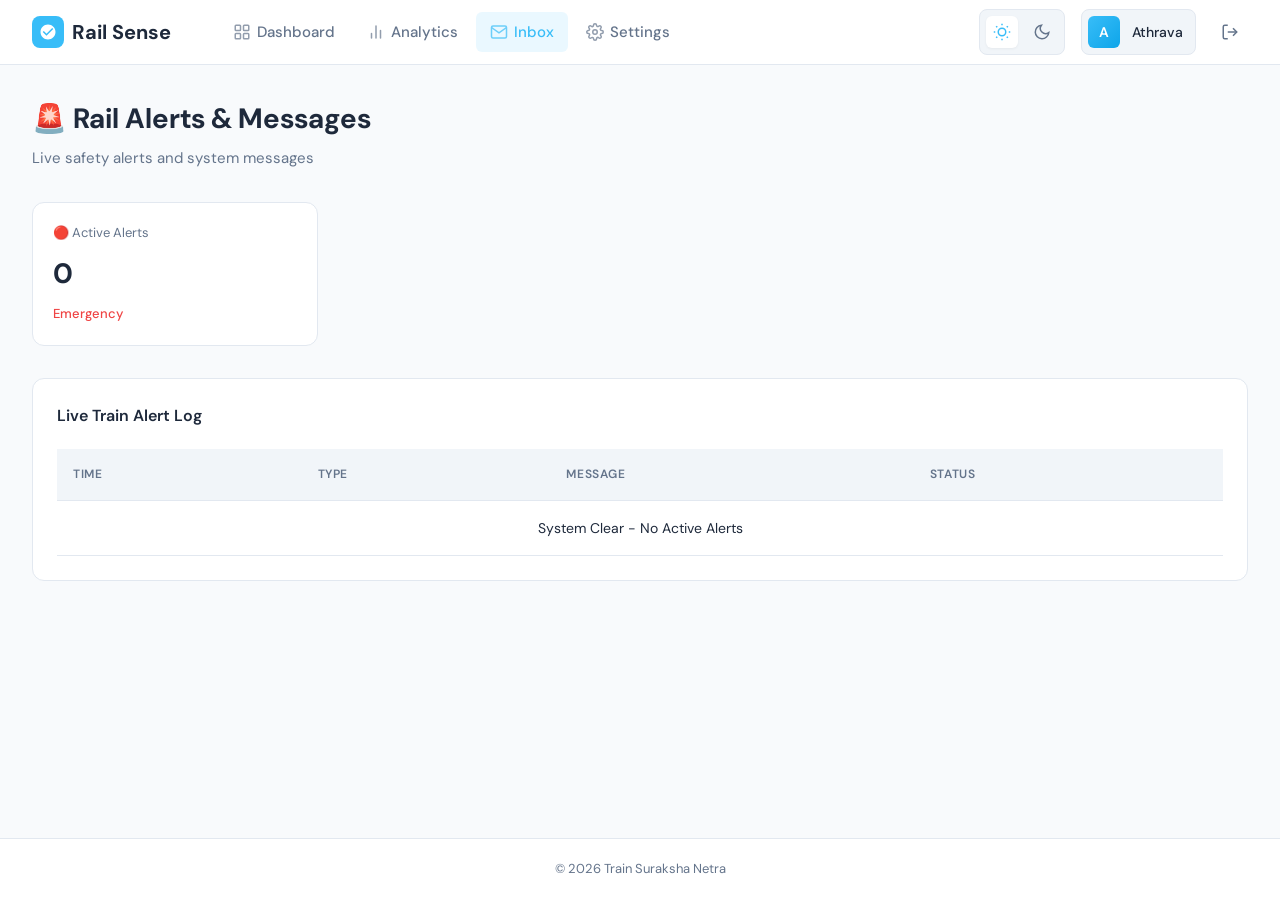
<file: inbox.html>
<!DOCTYPE html>
<html lang="en">
<head>
    <meta charset="UTF-8">
    <meta name="viewport" content="width=device-width, initial-scale=1.0">
    <title>Inbox </title>
    <script>if(localStorage.getItem("daynight-theme")==="carbon"){document.documentElement.classList.add("carbon");}</script>
    <link rel="stylesheet" href="templatemo-daynight-style.css">
    <!--

TemplateMo 608 DayNight Admin

https://templatemo.com/tm-608-daynight-admin

-->
</head>
<body>
    <!-- Mobile Menu Overlay -->
    <div class="mobile-menu-overlay"></div>
    
    <!-- Mobile Menu -->
    <div class="mobile-menu">
        <div class="mobile-menu-header">
            <a href="dashboard.html" class="logo"><div class="logo-icon"><svg viewBox="0 0 24 24" fill="currentColor"><path d="M12 2C6.48 2 2 6.48 2 12s4.48 10 10 10 10-4.48 10-10S17.52 2 12 2zm-2 15l-5-5 1.41-1.41L10 14.17l7.59-7.59L19 8l-9 9z"/></svg></div>DayNight</a>
            <button class="mobile-menu-close" onclick="closeMobileMenu()"><svg viewBox="0 0 24 24" fill="none" stroke="currentColor" stroke-width="2"><line x1="18" y1="6" x2="6" y2="18"/><line x1="6" y1="6" x2="18" y2="18"/></svg></button>
        </div>
        <nav class="mobile-menu-nav">
            <a href="dashboard.html"><svg viewBox="0 0 24 24" fill="none" stroke="currentColor" stroke-width="2"><rect x="3" y="3" width="7" height="7" rx="1"/><rect x="14" y="3" width="7" height="7" rx="1"/><rect x="3" y="14" width="7" height="7" rx="1"/><rect x="14" y="14" width="7" height="7" rx="1"/></svg>Dashboard</a>
            <a href="analytics.html"><svg viewBox="0 0 24 24" fill="none" stroke="currentColor" stroke-width="2"><path d="M18 20V10M12 20V4M6 20v-6" stroke="currentColor" stroke-width="2" stroke-linecap="round" stroke-linejoin="round"/></svg>Analytics</a>
            <a href="inbox.html" class="active"><svg viewBox="0 0 24 24" fill="none" stroke="currentColor" stroke-width="2"><path d="M4 4h16c1.1 0 2 .9 2 2v12c0 1.1-.9 2-2 2H4c-1.1 0-2-.9-2-2V6c0-1.1.9-2 2-2z"/><polyline points="22,6 12,13 2,6"/></svg>Inbox</a>

            <a href="settings.html"><svg viewBox="0 0 24 24" fill="none" stroke="currentColor" stroke-width="2"><circle cx="12" cy="12" r="3"/><path d="M19.4 15a1.65 1.65 0 0 0 .33 1.82l.06.06a2 2 0 0 1 0 2.83 2 2 0 0 1-2.83 0l-.06-.06a1.65 1.65 0 0 0-1.82-.33 1.65 1.65 0 0 0-1 1.51V21a2 2 0 0 1-2 2 2 2 0 0 1-2-2v-.09A1.65 1.65 0 0 0 9 19.4a1.65 1.65 0 0 0-1.82.33l-.06.06a2 2 0 0 1-2.83 0 2 2 0 0 1 0-2.83l.06-.06a1.65 1.65 0 0 0 .33-1.82 1.65 1.65 0 0 0-1.51-1H3a2 2 0 0 1-2-2 2 2 0 0 1 2-2h.09A1.65 1.65 0 0 0 4.6 9a1.65 1.65 0 0 0-.33-1.82l-.06-.06a2 2 0 0 1 0-2.83 2 2 0 0 1 2.83 0l.06.06a1.65 1.65 0 0 0 1.82.33H9a1.65 1.65 0 0 0 1-1.51V3a2 2 0 0 1 2-2 2 2 0 0 1 2 2v.09a1.65 1.65 0 0 0 1 1.51 1.65 1.65 0 0 0 1.82-.33l.06-.06a2 2 0 0 1 2.83 0 2 2 0 0 1 0 2.83l-.06.06a1.65 1.65 0 0 0-.33 1.82V9a1.65 1.65 0 0 0 1.51 1H21a2 2 0 0 1 2 2 2 2 0 0 1-2 2h-.09a1.65 1.65 0 0 0-1.51 1z"/></svg>Settings</a>
        </nav>
        <div class="mobile-menu-footer"><a href="login.html" class="mobile-logout-btn"><svg viewBox="0 0 24 24" fill="none" stroke="currentColor" stroke-width="2"><path d="M9 21H5a2 2 0 0 1-2-2V5a2 2 0 0 1 2-2h4"/><polyline points="16 17 21 12 16 7"/><line x1="21" y1="12" x2="9" y2="12"/></svg>Logout</a>
            <div class="theme-toggle">
                <button class="theme-btn theme-btn-snow active" onclick="setTheme('snow')"><svg viewBox="0 0 24 24" fill="none" stroke="currentColor" stroke-width="2"><circle cx="12" cy="12" r="5"/><line x1="12" y1="1" x2="12" y2="3"/><line x1="12" y1="21" x2="12" y2="23"/><line x1="4.22" y1="4.22" x2="5.64" y2="5.64"/><line x1="18.36" y1="18.36" x2="19.78" y2="19.78"/><line x1="1" y1="12" x2="3" y2="12"/><line x1="21" y1="12" x2="23" y2="12"/><line x1="4.22" y1="19.78" x2="5.64" y2="18.36"/><line x1="18.36" y1="5.64" x2="19.78" y2="4.22"/></svg></button>
                <button class="theme-btn theme-btn-carbon" onclick="setTheme('carbon')"><svg viewBox="0 0 24 24" fill="none" stroke="currentColor" stroke-width="2"><path d="M21 12.79A9 9 0 1 1 11.21 3 7 7 0 0 0 21 12.79z"/></svg></button>
            </div>
        </div>
    </div>

    <div class="app-container">
        <!-- Top Navigation -->
        <nav class="top-nav">
            <div class="nav-container">
                <div class="nav-left">
                    <a href="dashboard.html" class="logo"><div class="logo-icon"><svg viewBox="0 0 24 24" fill="currentColor"><path d="M12 2C6.48 2 2 6.48 2 12s4.48 10 10 10 10-4.48 10-10S17.52 2 12 2zm-2 15l-5-5 1.41-1.41L10 14.17l7.59-7.59L19 8l-9 9z"/></svg></div>Rail Sense</a>
                    <div class="nav-menu">
                        <div class="nav-item"><a href="dashboard.html" class="nav-link"><svg viewBox="0 0 24 24" fill="none" stroke="currentColor" stroke-width="2"><rect x="3" y="3" width="7" height="7" rx="1"/><rect x="14" y="3" width="7" height="7" rx="1"/><rect x="3" y="14" width="7" height="7" rx="1"/><rect x="14" y="14" width="7" height="7" rx="1"/></svg>Dashboard</a></div>
                        <div class="nav-item"><a href="analytics.html" class="nav-link"><svg viewBox="0 0 24 24" fill="none" stroke="currentColor" stroke-width="2"><path d="M18 20V10M12 20V4M6 20v-6" stroke="currentColor" stroke-width="2" stroke-linecap="round" stroke-linejoin="round"/></svg>Analytics</a></div>
                        <div class="nav-item"><a href="inbox.html" class="nav-link active"><svg viewBox="0 0 24 24" fill="none" stroke="currentColor" stroke-width="2"><path d="M4 4h16c1.1 0 2 .9 2 2v12c0 1.1-.9 2-2 2H4c-1.1 0-2-.9-2-2V6c0-1.1.9-2 2-2z"/><polyline points="22,6 12,13 2,6"/></svg>Inbox</a></div>

                        <div class="nav-item"><a href="settings.html" class="nav-link"><svg viewBox="0 0 24 24" fill="none" stroke="currentColor" stroke-width="2"><circle cx="12" cy="12" r="3"/><path d="M19.4 15a1.65 1.65 0 0 0 .33 1.82l.06.06a2 2 0 0 1 0 2.83 2 2 0 0 1-2.83 0l-.06-.06a1.65 1.65 0 0 0-1.82-.33 1.65 1.65 0 0 0-1 1.51V21a2 2 0 0 1-2 2 2 2 0 0 1-2-2v-.09A1.65 1.65 0 0 0 9 19.4a1.65 1.65 0 0 0-1.82.33l-.06.06a2 2 0 0 1-2.83 0 2 2 0 0 1 0-2.83l.06-.06a1.65 1.65 0 0 0 .33-1.82 1.65 1.65 0 0 0-1.51-1H3a2 2 0 0 1-2-2 2 2 0 0 1 2-2h.09A1.65 1.65 0 0 0 4.6 9a1.65 1.65 0 0 0-.33-1.82l-.06-.06a2 2 0 0 1 0-2.83 2 2 0 0 1 2.83 0l.06.06a1.65 1.65 0 0 0 1.82.33H9a1.65 1.65 0 0 0 1-1.51V3a2 2 0 0 1 2-2 2 2 0 0 1 2 2v.09a1.65 1.65 0 0 0 1 1.51 1.65 1.65 0 0 0 1.82-.33l.06-.06a2 2 0 0 1 2.83 0 2 2 0 0 1 0 2.83l-.06.06a1.65 1.65 0 0 0-.33 1.82V9a1.65 1.65 0 0 0 1.51 1H21a2 2 0 0 1 2 2 2 2 0 0 1-2 2h-.09a1.65 1.65 0 0 0-1.51 1z"/></svg>Settings</a></div>
                    </div>
                </div>
                <div class="nav-right">
                    <div class="theme-toggle">
                        <button class="theme-btn theme-btn-snow active" onclick="setTheme('snow')"><svg viewBox="0 0 24 24" fill="none" stroke="currentColor" stroke-width="2"><circle cx="12" cy="12" r="5"/><line x1="12" y1="1" x2="12" y2="3"/><line x1="12" y1="21" x2="12" y2="23"/><line x1="4.22" y1="4.22" x2="5.64" y2="5.64"/><line x1="18.36" y1="18.36" x2="19.78" y2="19.78"/><line x1="1" y1="12" x2="3" y2="12"/><line x1="21" y1="12" x2="23" y2="12"/><line x1="4.22" y1="19.78" x2="5.64" y2="18.36"/><line x1="18.36" y1="5.64" x2="19.78" y2="4.22"/></svg></button>
                        <button class="theme-btn theme-btn-carbon" onclick="setTheme('carbon')"><svg viewBox="0 0 24 24" fill="none" stroke="currentColor" stroke-width="2"><path d="M21 12.79A9 9 0 1 1 11.21 3 7 7 0 0 0 21 12.79z"/></svg></button>
                    </div>
                    <button class="user-menu"><div class="user-avatar">A</div><span class="user-name">Athrava</span></button><a href="login.html" class="btn-logout" title="Logout"><svg viewBox="0 0 24 24" fill="none" stroke="currentColor" stroke-width="2"><path d="M9 21H5a2 2 0 0 1-2-2V5a2 2 0 0 1 2-2h4"/><polyline points="16 17 21 12 16 7"/><line x1="21" y1="12" x2="9" y2="12"/></svg></a>
                    <button class="mobile-menu-btn" onclick="toggleMobileMenu()"><svg viewBox="0 0 24 24" fill="none" stroke="currentColor" stroke-width="2"><line x1="3" y1="12" x2="21" y2="12"/><line x1="3" y1="6" x2="21" y2="6"/><line x1="3" y1="18" x2="21" y2="18"/></svg></button>
                </div>
            </div>
        </nav>

        <!-- Main Content -->
<main class="main-content">

<div class="page-header">
    <h1 class="greeting">🚨 Rail Alerts & Messages</h1>
    <p class="greeting-sub">Live safety alerts and system messages</p>
</div>

<!-- Alert Summary -->
<div class="stats-grid">
    <div class="stat-card">
        <div class="stat-label">🔴 Active Alerts</div>
        <div class="stat-value" id="criticalCount">1</div>
        <div class="stat-change negative">Emergency</div>
    </div>

</div>

<!-- Alert List -->
<div class="card">
    <div class="card-header">
        <h3 class="card-title">Live Train Alert Log</h3>
    </div>

    <div class="table-container">
        <table>
            <thead>
                <tr>
                    <th>Time</th>
                    <th>Type</th>
                    <th>Message</th>
                    <th>Status</th>
                </tr>
            </thead>
            <tbody id="alertLog">
                <tr>
                    <td>12:45</td>
                    <td>🚨 Gas</td>
                    <td>Gas leakage detected in Engine 2</td>
                    <td><span class="badge badge-red">CRITICAL</span></td>
                </tr>
                <tr>
                    <td>12:42</td>
                    <td>⚠ Gyro</td>
                    <td>Track vibration above limit</td>
                    <td><span class="badge badge-yellow">WARNING</span></td>
                </tr>
                <tr>
                    <td>12:40</td>
                    <td>🚦 Signal</td>
                    <td>Signal turned GREEN</td>
                    <td><span class="badge badge-green">OK</span></td>
                </tr>
                <tr>
                    <td>12:38</td>
                    <td>🌡 Temperature</td>
                    <td>Temperature stable at 35°C</td>
                    <td><span class="badge badge-green">NORMAL</span></td>
                </tr>
            </tbody>
        </table>
    </div>
</div>


</main>

<script>
setInterval(()=>{
    const speed = (60 + Math.random()*30).toFixed(1);
    const gas = (160 + Math.random()*40).toFixed(0);
    const gyro = (1 + Math.random()).toFixed(2);

    const signals = ["GREEN","YELLOW","RED"];
    const signal = signals[Math.floor(Math.random()*3)];

    document.getElementById("speed").innerText = speed+" km/h";
    document.getElementById("gas").innerText = gas+" ppm";
    document.getElementById("gyro").innerText = gyro+"°";
    document.getElementById("signal").innerText = signal;
    document.getElementById("time").innerText = new Date().toLocaleTimeString();

    document.getElementById("sys").innerText = (signal==="RED"||gas>200)?"DANGER":"SAFE";
},1000);
</script>


        <footer class="footer"><p>&copy; 2026 Train Suraksha Netra </p></footer>
    </div>
    <script src="templatemo-daynight-script.js"></script>
</body>
</html>

<script>
// Function to read alerts from storage and update the table
function updateAlertTable() {
    const alertLog = document.getElementById("alertLog");
    // Get the shared data
    const alerts = JSON.parse(localStorage.getItem("railAlerts")) || [];

    // Update the "Active Alerts" count at the top
    const criticalCountEl = document.getElementById("criticalCount");
    if(criticalCountEl) criticalCountEl.innerText = alerts.length;

    // Clear the old table rows
    alertLog.innerHTML = "";
    
    // If no alerts, show a message
    if(alerts.length === 0) {
        alertLog.innerHTML = "<tr><td colspan='4' style='text-align:center;'>System Clear - No Active Alerts</td></tr>";
        return;
    }

    // Build the new table rows
    alerts.forEach(alert => {
        const row = `
            <tr>
                <td>${alert.time}</td>
                <td>${alert.type}</td>
                <td>${alert.message}</td>
                <td><span class="badge badge-red">${alert.status}</span></td>
            </tr>`;
        alertLog.insertAdjacentHTML('beforeend', row);
    });
}

// 1. Update the table as soon as the page loads
window.onload = updateAlertTable;

// 2. CRITICAL: Update the table automatically when Dashboard sends a new alert
window.addEventListener('storage', (event) => {
    if (event.key === "railAlerts") {
        updateAlertTable();
    }
});
</script>
</file>
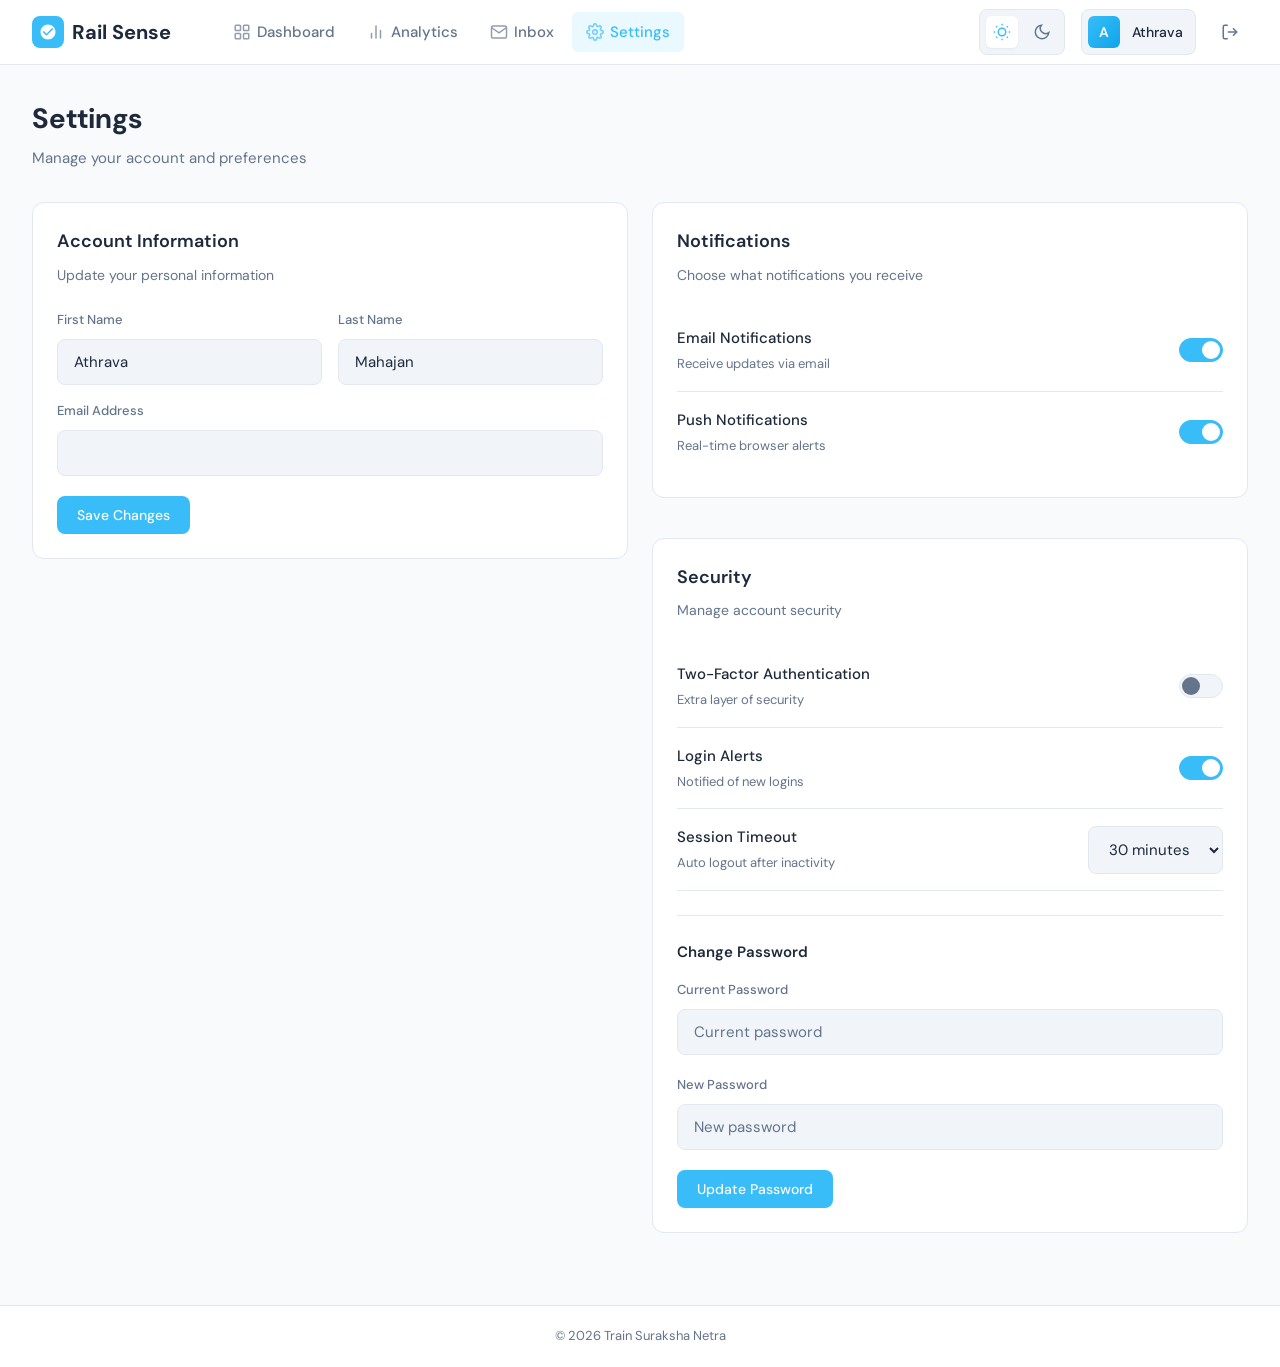
<file: settings.html>
<!DOCTYPE html>
<html lang="en">
<head>
    <meta charset="UTF-8">
    <meta name="viewport" content="width=device-width, initial-scale=1.0">
    <title>Settings - DayNight Admin</title>
    <script>if(localStorage.getItem("daynight-theme")==="carbon"){document.documentElement.classList.add("carbon");}</script>
    <link rel="stylesheet" href="templatemo-daynight-style.css">
    <!--

TemplateMo 608 DayNight Admin

https://templatemo.com/tm-608-daynight-admin

-->
</head>
<body>
    <!-- Mobile Menu Overlay -->
    <div class="mobile-menu-overlay"></div>
    
    <!-- Mobile Menu -->
    <div class="mobile-menu">
        <div class="mobile-menu-header">
            <a href="dashboard.html" class="logo">
                <div class="logo-icon"><svg viewBox="0 0 24 24" fill="currentColor"><path d="M12 2C6.48 2 2 6.48 2 12s4.48 10 10 10 10-4.48 10-10S17.52 2 12 2zm-2 15l-5-5 1.41-1.41L10 14.17l7.59-7.59L19 8l-9 9z"/></svg></div>
                Rail Sense
            </a>
            <button class="mobile-menu-close" onclick="closeMobileMenu()"><svg viewBox="0 0 24 24" fill="none" stroke="currentColor" stroke-width="2"><line x1="18" y1="6" x2="6" y2="18"/><line x1="6" y1="6" x2="18" y2="18"/></svg></button>
        </div>
        <nav class="mobile-menu-nav">
            <a href="dashboard.html"><svg viewBox="0 0 24 24" fill="none" stroke="currentColor" stroke-width="2"><rect x="3" y="3" width="7" height="7" rx="1"/><rect x="14" y="3" width="7" height="7" rx="1"/><rect x="3" y="14" width="7" height="7" rx="1"/><rect x="14" y="14" width="7" height="7" rx="1"/></svg>Dashboard</a>
            <a href="analytics.html"><svg viewBox="0 0 24 24" fill="none" stroke="currentColor" stroke-width="2"><path d="M18 20V10M12 20V4M6 20v-6" stroke="currentColor" stroke-width="2" stroke-linecap="round" stroke-linejoin="round"/></svg>Analytics</a>
            <a href="inbox.html"><svg viewBox="0 0 24 24" fill="none" stroke="currentColor" stroke-width="2"><path d="M4 4h16c1.1 0 2 .9 2 2v12c0 1.1-.9 2-2 2H4c-1.1 0-2-.9-2-2V6c0-1.1.9-2 2-2z"/><polyline points="22,6 12,13 2,6"/></svg>Inbox</a>

            <a href="settings.html" class="active"><svg viewBox="0 0 24 24" fill="none" stroke="currentColor" stroke-width="2"><circle cx="12" cy="12" r="3"/><path d="M19.4 15a1.65 1.65 0 0 0 .33 1.82l.06.06a2 2 0 0 1 0 2.83 2 2 0 0 1-2.83 0l-.06-.06a1.65 1.65 0 0 0-1.82-.33 1.65 1.65 0 0 0-1 1.51V21a2 2 0 0 1-2 2 2 2 0 0 1-2-2v-.09A1.65 1.65 0 0 0 9 19.4a1.65 1.65 0 0 0-1.82.33l-.06.06a2 2 0 0 1-2.83 0 2 2 0 0 1 0-2.83l.06-.06a1.65 1.65 0 0 0 .33-1.82 1.65 1.65 0 0 0-1.51-1H3a2 2 0 0 1-2-2 2 2 0 0 1 2-2h.09A1.65 1.65 0 0 0 4.6 9a1.65 1.65 0 0 0-.33-1.82l-.06-.06a2 2 0 0 1 0-2.83 2 2 0 0 1 2.83 0l.06.06a1.65 1.65 0 0 0 1.82.33H9a1.65 1.65 0 0 0 1-1.51V3a2 2 0 0 1 2-2 2 2 0 0 1 2 2v.09a1.65 1.65 0 0 0 1 1.51 1.65 1.65 0 0 0 1.82-.33l.06-.06a2 2 0 0 1 2.83 0 2 2 0 0 1 0 2.83l-.06.06a1.65 1.65 0 0 0-.33 1.82V9a1.65 1.65 0 0 0 1.51 1H21a2 2 0 0 1 2 2 2 2 0 0 1-2 2h-.09a1.65 1.65 0 0 0-1.51 1z"/></svg>Settings</a>
        </nav>
        <div class="mobile-menu-footer"><a href="login.html" class="mobile-logout-btn"><svg viewBox="0 0 24 24" fill="none" stroke="currentColor" stroke-width="2"><path d="M9 21H5a2 2 0 0 1-2-2V5a2 2 0 0 1 2-2h4"/><polyline points="16 17 21 12 16 7"/><line x1="21" y1="12" x2="9" y2="12"/></svg>Logout</a>
            <div class="theme-toggle">
                <button class="theme-btn theme-btn-snow active" onclick="setTheme('snow')"><svg viewBox="0 0 24 24" fill="none" stroke="currentColor" stroke-width="2"><circle cx="12" cy="12" r="5"/><line x1="12" y1="1" x2="12" y2="3"/><line x1="12" y1="21" x2="12" y2="23"/><line x1="4.22" y1="4.22" x2="5.64" y2="5.64"/><line x1="18.36" y1="18.36" x2="19.78" y2="19.78"/><line x1="1" y1="12" x2="3" y2="12"/><line x1="21" y1="12" x2="23" y2="12"/><line x1="4.22" y1="19.78" x2="5.64" y2="18.36"/><line x1="18.36" y1="5.64" x2="19.78" y2="4.22"/></svg></button>
                <button class="theme-btn theme-btn-carbon" onclick="setTheme('carbon')"><svg viewBox="0 0 24 24" fill="none" stroke="currentColor" stroke-width="2"><path d="M21 12.79A9 9 0 1 1 11.21 3 7 7 0 0 0 21 12.79z"/></svg></button>
            </div>
        </div>
    </div>

    <div class="app-container">
        <!-- Top Navigation -->
        <nav class="top-nav">
            <div class="nav-container">
                <div class="nav-left">
                    <a href="dashboard.html" class="logo"><div class="logo-icon"><svg viewBox="0 0 24 24" fill="currentColor"><path d="M12 2C6.48 2 2 6.48 2 12s4.48 10 10 10 10-4.48 10-10S17.52 2 12 2zm-2 15l-5-5 1.41-1.41L10 14.17l7.59-7.59L19 8l-9 9z"/></svg></div>Rail Sense</a>
                    <div class="nav-menu">
                        <div class="nav-item"><a href="dashboard.html" class="nav-link"><svg viewBox="0 0 24 24" fill="none" stroke="currentColor" stroke-width="2"><rect x="3" y="3" width="7" height="7" rx="1"/><rect x="14" y="3" width="7" height="7" rx="1"/><rect x="3" y="14" width="7" height="7" rx="1"/><rect x="14" y="14" width="7" height="7" rx="1"/></svg>Dashboard</a></div>
                        <div class="nav-item"><a href="analytics.html" class="nav-link"><svg viewBox="0 0 24 24" fill="none" stroke="currentColor" stroke-width="2"><path d="M18 20V10M12 20V4M6 20v-6" stroke="currentColor" stroke-width="2" stroke-linecap="round" stroke-linejoin="round"/></svg>Analytics</a></div>
                        <div class="nav-item"><a href="inbox.html" class="nav-link"><svg viewBox="0 0 24 24" fill="none" stroke="currentColor" stroke-width="2"><path d="M4 4h16c1.1 0 2 .9 2 2v12c0 1.1-.9 2-2 2H4c-1.1 0-2-.9-2-2V6c0-1.1.9-2 2-2z"/><polyline points="22,6 12,13 2,6"/></svg>Inbox</a></div>

                        <div class="nav-item"><a href="settings.html" class="nav-link active"><svg viewBox="0 0 24 24" fill="none" stroke="currentColor" stroke-width="2"><circle cx="12" cy="12" r="3"/><path d="M19.4 15a1.65 1.65 0 0 0 .33 1.82l.06.06a2 2 0 0 1 0 2.83 2 2 0 0 1-2.83 0l-.06-.06a1.65 1.65 0 0 0-1.82-.33 1.65 1.65 0 0 0-1 1.51V21a2 2 0 0 1-2 2 2 2 0 0 1-2-2v-.09A1.65 1.65 0 0 0 9 19.4a1.65 1.65 0 0 0-1.82.33l-.06.06a2 2 0 0 1-2.83 0 2 2 0 0 1 0-2.83l.06-.06a1.65 1.65 0 0 0 .33-1.82 1.65 1.65 0 0 0-1.51-1H3a2 2 0 0 1-2-2 2 2 0 0 1 2-2h.09A1.65 1.65 0 0 0 4.6 9a1.65 1.65 0 0 0-.33-1.82l-.06-.06a2 2 0 0 1 0-2.83 2 2 0 0 1 2.83 0l.06.06a1.65 1.65 0 0 0 1.82.33H9a1.65 1.65 0 0 0 1-1.51V3a2 2 0 0 1 2-2 2 2 0 0 1 2 2v.09a1.65 1.65 0 0 0 1 1.51 1.65 1.65 0 0 0 1.82-.33l.06-.06a2 2 0 0 1 2.83 0 2 2 0 0 1 0 2.83l-.06.06a1.65 1.65 0 0 0-.33 1.82V9a1.65 1.65 0 0 0 1.51 1H21a2 2 0 0 1 2 2 2 2 0 0 1-2 2h-.09a1.65 1.65 0 0 0-1.51 1z"/></svg>Settings</a></div>
                    </div>
                </div>
                <div class="nav-right">
                    <div class="theme-toggle">
                        <button class="theme-btn theme-btn-snow active" onclick="setTheme('snow')"><svg viewBox="0 0 24 24" fill="none" stroke="currentColor" stroke-width="2"><circle cx="12" cy="12" r="5"/><line x1="12" y1="1" x2="12" y2="3"/><line x1="12" y1="21" x2="12" y2="23"/><line x1="4.22" y1="4.22" x2="5.64" y2="5.64"/><line x1="18.36" y1="18.36" x2="19.78" y2="19.78"/><line x1="1" y1="12" x2="3" y2="12"/><line x1="21" y1="12" x2="23" y2="12"/><line x1="4.22" y1="19.78" x2="5.64" y2="18.36"/><line x1="18.36" y1="5.64" x2="19.78" y2="4.22"/></svg></button>
                        <button class="theme-btn theme-btn-carbon" onclick="setTheme('carbon')"><svg viewBox="0 0 24 24" fill="none" stroke="currentColor" stroke-width="2"><path d="M21 12.79A9 9 0 1 1 11.21 3 7 7 0 0 0 21 12.79z"/></svg></button>
                    </div>
                    <button class="user-menu"><div class="user-avatar">A</div><span class="user-name">Athrava</span></button><a href="login.html" class="btn-logout" title="Logout"><svg viewBox="0 0 24 24" fill="none" stroke="currentColor" stroke-width="2"><path d="M9 21H5a2 2 0 0 1-2-2V5a2 2 0 0 1 2-2h4"/><polyline points="16 17 21 12 16 7"/><line x1="21" y1="12" x2="9" y2="12"/></svg></a>
                    <button class="mobile-menu-btn" onclick="toggleMobileMenu()"><svg viewBox="0 0 24 24" fill="none" stroke="currentColor" stroke-width="2"><line x1="3" y1="12" x2="21" y2="12"/><line x1="3" y1="6" x2="21" y2="6"/><line x1="3" y1="18" x2="21" y2="18"/></svg></button>
                </div>
            </div>
        </nav>

        <!-- Main Content -->
        <main class="main-content">
            <div class="page-header">
                <h1 class="greeting">Settings</h1>
                <p class="greeting-sub">Manage your account and preferences</p>
            </div>

            <!-- Two Column Settings Layout -->
            <div class="settings-grid">
                <!-- Left Column: Account & Appearance -->
                <div>
                    <section class="settings-section">
                        <div class="card">
                            <h2 class="settings-title">Account Information</h2>
                            <p class="settings-desc">Update your personal information</p>
                            <div style="display: grid; grid-template-columns: 1fr 1fr; gap: 1rem; margin-bottom: 1rem;">
                                <div class="form-group" style="margin-bottom: 0;"><label class="form-label">First Name</label><input type="text" class="form-input" value="Athrava"></div>
                                <div class="form-group" style="margin-bottom: 0;"><label class="form-label">Last Name</label><input type="text" class="form-input" value="Mahajan"></div>
                            </div>
                            <div class="form-group"><label class="form-label">Email Address</label><input type="email" class="form-input" value=" "></div>
                            <div style="margin-top: 1.25rem;"><button class="btn btn-primary">Save Changes</button></div>
                        </div>
                    </section>

                   
                </div>

                <!-- Right Column: Notifications & Security -->
                <div>
                    <section class="settings-section">
                        <div class="card">
                            <h2 class="settings-title">Notifications</h2>
                            <p class="settings-desc">Choose what notifications you receive</p>
                            <div class="settings-row"><div class="settings-row-info"><div class="settings-row-label">Email Notifications</div><div class="settings-row-desc">Receive updates via email</div></div><label class="toggle"><input type="checkbox" id="email-notif" checked><span class="toggle-slider"></span></label></div>
                            <div class="settings-row"><div class="settings-row-info"><div class="settings-row-label">Push Notifications</div><div class="settings-row-desc">Real-time browser alerts</div></div><label class="toggle"><input type="checkbox" id="push-notif" checked><span class="toggle-slider"></span></label></div>
                        </div>
                    </section>

                    <section class="settings-section">
                        <div class="card">
                            <h2 class="settings-title">Security</h2>
                            <p class="settings-desc">Manage account security</p>
                            <div class="settings-row"><div class="settings-row-info"><div class="settings-row-label">Two-Factor Authentication</div><div class="settings-row-desc">Extra layer of security</div></div><label class="toggle"><input type="checkbox" id="two-factor"><span class="toggle-slider"></span></label></div>
                            <div class="settings-row"><div class="settings-row-info"><div class="settings-row-label">Login Alerts</div><div class="settings-row-desc">Notified of new logins</div></div><label class="toggle"><input type="checkbox" id="login-alerts" checked><span class="toggle-slider"></span></label></div>
                            <div class="settings-row"><div class="settings-row-info"><div class="settings-row-label">Session Timeout</div><div class="settings-row-desc">Auto logout after inactivity</div></div><select class="form-input" style="width: auto; min-width: 130px;"><option>15 minutes</option><option selected>30 minutes</option><option>1 hour</option><option>Never</option></select></div>
                            <div style="margin-top: 1.5rem; padding-top: 1.5rem; border-top: 1px solid var(--border-color);">
                                <h3 style="font-size: 0.9375rem; font-weight: 600; color: var(--text-primary); margin-bottom: 1rem;">Change Password</h3>
                                <div class="form-group"><label class="form-label">Current Password</label><input type="password" class="form-input" placeholder="Current password"></div>
                                <div class="form-group"><label class="form-label">New Password</label><input type="password" class="form-input" placeholder="New password"></div>
                                <button class="btn btn-primary">Update Password</button>
                            </div>
                            
                        </div>
                    </section>
                </div>
            </div>
        </main>

        <footer class="footer"><p>&copy; 2026 Train Suraksha Netra </p></footer>
    </div>
    <script src="templatemo-daynight-script.js"></script>
</body>
</html>
</file>
<file: templatemo-daynight-style.css>
@import url('https://fonts.googleapis.com/css2?family=DM+Sans:wght@400;500;600;700&display=swap');

* {
    margin: 0;
    padding: 0;
    box-sizing: border-box;
}

/* ===== CSS Variables - Snow Edition (Default) ===== */
:root {
    --bg-primary: #FFFFFF;
    --bg-secondary: #F8FAFC;
    --bg-surface: #F1F5F9;
    --border-color: #E2E8F0;
    --text-primary: #1E293B;
    --text-secondary: #64748B;
    --accent: #38BDF8;
    --accent-hover: #0EA5E9;
    --accent-light: rgba(56, 189, 248, 0.1);
    --success: #22C55E;
    --warning: #F59E0B;
    --danger: #EF4444;
    --shadow: 0 1px 3px rgba(0, 0, 0, 0.05);
    --shadow-md: 0 4px 12px rgba(0, 0, 0, 0.05);
    --transition: all 0.2s ease;
}

/* ===== Carbon Edition (Dark Mode) ===== */
/* Applied to html for instant load, and body for JS toggle */
html.carbon,
body.carbon {
    --bg-primary: #0F0F0F;
    --bg-secondary: #171717;
    --bg-surface: #1F1F1F;
    --border-color: #2E2E2E;
    --text-primary: #F5F5F5;
    --text-secondary: #A3A3A3;
    --accent: #38BDF8;
    --accent-hover: #7DD3FC;
    --accent-light: rgba(56, 189, 248, 0.15);
    --shadow: 0 1px 3px rgba(0, 0, 0, 0.3);
    --shadow-md: 0 4px 12px rgba(0, 0, 0, 0.4);
}

/* Ensure html inherits theme background for instant paint */
html {
    background: var(--bg-secondary);
}

/* ===== Base Styles ===== */
html {
    scroll-behavior: smooth;
}

body {
    font-family: 'DM Sans', -apple-system, BlinkMacSystemFont, sans-serif;
    background: var(--bg-secondary);
    color: var(--text-primary);
    min-height: 100vh;
    line-height: 1.6;
    transition: var(--transition);
}

a {
    text-decoration: none;
    color: inherit;
}

button {
    font-family: inherit;
    cursor: pointer;
    border: none;
    background: none;
}

input, select, textarea {
    font-family: inherit;
    font-size: 0.9375rem;
}

/* ===== Layout ===== */
.app-container {
    min-height: 100vh;
    display: flex;
    flex-direction: column;
}

.main-content {
    flex: 1;
    padding: 2rem;
    max-width: 1400px;
    margin: 0 auto;
    width: 100%;
}

/* ===== Top Navigation ===== */
.top-nav {
    background: var(--bg-primary);
    border-bottom: 1px solid var(--border-color);
    position: sticky;
    top: 0;
    z-index: 100;
    transition: var(--transition);
}

.nav-container {
    max-width: 1400px;
    margin: 0 auto;
    padding: 0 2rem;
    display: flex;
    align-items: center;
    justify-content: space-between;
    height: 64px;
}

.nav-left {
    display: flex;
    align-items: center;
    gap: 3rem;
}

.logo {
    font-size: 1.25rem;
    font-weight: 700;
    color: var(--text-primary);
    display: flex;
    align-items: center;
    gap: 0.5rem;
}

.logo-icon {
    width: 32px;
    height: 32px;
    background: var(--accent);
    border-radius: 8px;
    display: flex;
    align-items: center;
    justify-content: center;
}

.logo-icon svg {
    width: 18px;
    height: 18px;
    fill: white;
}

/* ===== Navigation Menu ===== */
.nav-menu {
    display: flex;
    align-items: center;
    gap: 0.25rem;
}

.nav-item {
    position: relative;
}

.nav-link {
    display: flex;
    align-items: center;
    gap: 0.375rem;
    padding: 0.5rem 0.875rem;
    color: var(--text-secondary);
    font-size: 0.9375rem;
    font-weight: 500;
    border-radius: 6px;
    transition: var(--transition);
}

.nav-link:hover {
    color: var(--text-primary);
    background: var(--bg-surface);
}

.nav-link.active {
    color: var(--accent);
    background: var(--accent-light);
}

.nav-link svg {
    width: 18px;
    height: 18px;
    opacity: 0.7;
}

.dropdown-arrow {
    width: 12px !important;
    height: 12px !important;
    transition: transform 0.2s ease;
}

/* ===== Dropdown Menu ===== */
.dropdown-menu {
    position: absolute;
    top: 100%;
    left: 0;
    margin-top: 0.5rem;
    background: var(--bg-primary);
    border: 1px solid var(--border-color);
    border-radius: 8px;
    box-shadow: var(--shadow-md);
    min-width: 200px;
    opacity: 0;
    visibility: hidden;
    transform: translateY(-8px);
    transition: all 0.2s ease;
    z-index: 200;
}

.nav-item:hover .dropdown-menu {
    opacity: 1;
    visibility: visible;
    transform: translateY(0);
}

.nav-item:hover .dropdown-arrow {
    transform: rotate(180deg);
}

.dropdown-menu a {
    display: block;
    padding: 0.625rem 1rem;
    color: var(--text-secondary);
    font-size: 0.875rem;
    transition: var(--transition);
}

.dropdown-menu a:hover {
    color: var(--text-primary);
    background: var(--bg-surface);
}

.dropdown-menu a:first-child {
    border-radius: 8px 8px 0 0;
}

.dropdown-menu a:last-child {
    border-radius: 0 0 8px 8px;
}

/* ===== Nav Right ===== */
.nav-right {
    display: flex;
    align-items: center;
    gap: 1rem;
}

/* ===== Theme Toggle ===== */
.theme-toggle {
    display: flex;
    align-items: center;
    gap: 0.5rem;
    padding: 0.375rem;
    background: var(--bg-surface);
    border-radius: 8px;
    border: 1px solid var(--border-color);
}

.theme-btn {
    display: flex;
    align-items: center;
    justify-content: center;
    width: 32px;
    height: 32px;
    border-radius: 6px;
    color: var(--text-secondary);
    transition: var(--transition);
}

.theme-btn:hover {
    color: var(--text-primary);
}

.theme-btn.active {
    background: var(--bg-primary);
    color: var(--accent);
    box-shadow: var(--shadow);
}

.theme-btn svg {
    width: 18px;
    height: 18px;
}

/* ===== User Menu ===== */
.user-menu {
    display: flex;
    align-items: center;
    gap: 0.75rem;
    padding: 0.375rem 0.75rem 0.375rem 0.375rem;
    background: var(--bg-surface);
    border-radius: 8px;
    border: 1px solid var(--border-color);
    cursor: pointer;
    transition: var(--transition);
}

.user-menu:hover {
    border-color: var(--accent);
}

.user-avatar {
    width: 32px;
    height: 32px;
    border-radius: 6px;
    background: linear-gradient(135deg, var(--accent), var(--accent-hover));
    display: flex;
    align-items: center;
    justify-content: center;
    color: white;
    font-weight: 600;
    font-size: 0.875rem;
}

.user-name {
    font-size: 0.875rem;
    font-weight: 500;
    color: var(--text-primary);
}

/* Logout Button */
.btn-logout {
    display: flex;
    align-items: center;
    justify-content: center;
    width: 36px;
    height: 36px;
    border-radius: 8px;
    color: var(--text-secondary);
    transition: var(--transition);
}

.btn-logout:hover {
    background: rgba(239, 68, 68, 0.1);
    color: var(--danger);
}

.btn-logout svg {
    width: 18px;
    height: 18px;
}

/* ===== Page Header ===== */
.page-header {
    margin-bottom: 2rem;
}

.greeting {
    font-size: 1.75rem;
    font-weight: 700;
    color: var(--text-primary);
    margin-bottom: 0.25rem;
}

.greeting-sub {
    color: var(--text-secondary);
    font-size: 0.9375rem;
}

/* ===== Cards ===== */
.card {
    background: var(--bg-primary);
    border: 1px solid var(--border-color);
    border-radius: 12px;
    padding: 1.5rem;
    transition: var(--transition);
    overflow: hidden;
}

.card:hover {
    box-shadow: var(--shadow-md);
}

.card-header {
    display: flex;
    align-items: center;
    justify-content: space-between;
    margin-bottom: 1.25rem;
}

.card-title {
    font-size: 1rem;
    font-weight: 600;
    color: var(--text-primary);
}

.card-subtitle {
    font-size: 0.8125rem;
    color: var(--text-secondary);
    margin-top: 0.125rem;
}

/* ===== Stats Grid ===== */
.stats-grid {
    display: grid;
    grid-template-columns: repeat(4, 1fr);
    gap: 1.5rem;
    margin-bottom: 2rem;
}

.stat-card {
    background: var(--bg-primary);
    border: 1px solid var(--border-color);
    border-radius: 12px;
    padding: 1.25rem;
    transition: var(--transition);
}

.stat-card:hover {
    border-color: var(--accent);
}

.stat-label {
    font-size: 0.8125rem;
    color: var(--text-secondary);
    margin-bottom: 0.5rem;
}

.stat-value {
    font-size: 1.75rem;
    font-weight: 700;
    color: var(--text-primary);
    margin-bottom: 0.5rem;
}

.stat-change {
    display: flex;
    align-items: center;
    gap: 0.25rem;
    font-size: 0.8125rem;
    font-weight: 500;
}

.stat-change.positive {
    color: var(--success);
}

.stat-change.negative {
    color: var(--danger);
}

.stat-change svg {
    width: 14px;
    height: 14px;
}

/* ===== Date Range Picker ===== */
.date-picker {
    display: flex;
    align-items: center;
    gap: 0.25rem;
    background: var(--bg-surface);
    border: 1px solid var(--border-color);
    border-radius: 8px;
    padding: 0.25rem;
}

.date-btn {
    padding: 0.5rem 0.875rem;
    font-size: 0.8125rem;
    font-weight: 500;
    color: var(--text-secondary);
    border-radius: 6px;
    transition: var(--transition);
}

.date-btn:hover {
    color: var(--text-primary);
}

.date-btn.active {
    background: var(--bg-primary);
    color: var(--accent);
    box-shadow: var(--shadow);
}

/* ===== Pure CSS Charts ===== */
.chart-container {
    padding: 1rem 0;
}

/* Chart Scroll Container - Per Card Section */
.chart-scroll {
    overflow-x: auto;
    -webkit-overflow-scrolling: touch;
    padding-bottom: 0.5rem;
}

.chart-scroll::-webkit-scrollbar {
    height: 8px;
}

.chart-scroll::-webkit-scrollbar-track {
    background: var(--bg-surface);
    border-radius: 4px;
}

.chart-scroll::-webkit-scrollbar-thumb {
    background: var(--border-color);
    border-radius: 4px;
}

.chart-scroll::-webkit-scrollbar-thumb:hover {
    background: var(--text-secondary);
}

.chart-scroll-inner {
    min-width: 600px;
}

/* Card content scroll wrapper */
.card-scroll {
    overflow-x: auto;
    -webkit-overflow-scrolling: touch;
    padding-bottom: 0.5rem;
}

.card-scroll::-webkit-scrollbar {
    height: 8px;
}

.card-scroll::-webkit-scrollbar-track {
    background: var(--bg-surface);
    border-radius: 4px;
}

.card-scroll::-webkit-scrollbar-thumb {
    background: var(--border-color);
    border-radius: 4px;
}

.card-scroll-inner {
    min-width: 500px;
}

/* Bar Chart */
.bar-chart {
    display: flex;
    align-items: flex-end;
    justify-content: space-between;
    height: 200px;
    padding: 1rem 0 1rem 3rem;
    border-bottom: 1px solid var(--border-color);
    position: relative;
}

/* Y-Axis */
.y-axis {
    position: absolute;
    left: 0;
    top: 1rem;
    bottom: 1rem;
    display: flex;
    flex-direction: column;
    justify-content: space-between;
    width: 2.5rem;
}

.y-axis-label {
    font-size: 0.6875rem;
    color: var(--text-secondary);
    text-align: right;
    padding-right: 0.5rem;
}

.y-axis-lines {
    position: absolute;
    left: 3rem;
    right: 0;
    top: 1rem;
    bottom: 1rem;
    display: flex;
    flex-direction: column;
    justify-content: space-between;
    pointer-events: none;
}

.y-axis-line {
    border-top: 1px dashed var(--border-color);
    width: 100%;
}

.bar-group {
    display: flex;
    flex-direction: column;
    align-items: center;
    gap: 0.5rem;
    flex: 1;
}

.bar-wrapper {
    display: flex;
    align-items: flex-end;
    gap: 4px;
    height: 160px;
}

.bar {
    width: 24px;
    border-radius: 4px 4px 0 0;
    transition: all 0.3s ease;
}

.bar.current {
    background: var(--accent);
}

.bar.previous {
    background: var(--border-color);
}

.bar:hover {
    opacity: 0.8;
    transform: scaleY(1.02);
    transform-origin: bottom;
}

.bar-label {
    font-size: 0.75rem;
    color: var(--text-secondary);
}

/* Line Chart */
.line-chart {
    position: relative;
    height: 200px;
    margin: 1rem 0;
}

.line-chart-svg {
    width: 100%;
    height: 100%;
}

.line-chart-path {
    fill: none;
    stroke: var(--accent);
    stroke-width: 2;
    stroke-linecap: round;
    stroke-linejoin: round;
}

.line-chart-area {
    fill: url(#gradient);
    opacity: 0.3;
}

.line-chart-dot {
    fill: var(--accent);
    stroke: var(--bg-primary);
    stroke-width: 2;
}

/* Progress Bar */
.progress-bar {
    height: 8px;
    background: var(--bg-surface);
    border-radius: 4px;
    overflow: hidden;
}

.progress-fill {
    height: 100%;
    border-radius: 4px;
    transition: width 0.5s ease;
}

.progress-fill.accent {
    background: var(--accent);
}

.progress-fill.success {
    background: var(--success);
}

.progress-fill.warning {
    background: var(--warning);
}

.progress-fill.danger {
    background: var(--danger);
}

/* Donut Chart */
.donut-chart {
    width: 120px;
    height: 120px;
    position: relative;
}

.donut-chart svg {
    width: 100%;
    height: 100%;
    transform: rotate(-90deg);
}

.donut-ring {
    fill: none;
    stroke: var(--bg-surface);
    stroke-width: 12;
}

.donut-segment {
    fill: none;
    stroke-width: 12;
    stroke-linecap: round;
    transition: stroke-dashoffset 0.5s ease;
}

.donut-center {
    position: absolute;
    top: 50%;
    left: 50%;
    transform: translate(-50%, -50%);
    text-align: center;
}

.donut-value {
    font-size: 1.25rem;
    font-weight: 700;
    color: var(--text-primary);
}

.donut-label {
    font-size: 0.6875rem;
    color: var(--text-secondary);
}

/* Chart Legend */
.chart-legend {
    display: flex;
    align-items: center;
    gap: 1.5rem;
    margin-top: 1rem;
}

.legend-item {
    display: flex;
    align-items: center;
    gap: 0.5rem;
    font-size: 0.8125rem;
    color: var(--text-secondary);
}

.legend-dot {
    width: 10px;
    height: 10px;
    border-radius: 50%;
}

.legend-dot.current {
    background: var(--accent);
}

.legend-dot.previous {
    background: var(--border-color);
}

/* ===== Activity Feed ===== */
.activity-feed {
    display: flex;
    flex-direction: column;
}

.activity-item {
    display: flex;
    gap: 1rem;
    padding: 1rem 0;
    border-bottom: 1px solid var(--border-color);
}

.activity-item:last-child {
    border-bottom: none;
}

.activity-icon {
    width: 36px;
    height: 36px;
    border-radius: 8px;
    display: flex;
    align-items: center;
    justify-content: center;
    flex-shrink: 0;
}

.activity-icon.blue {
    background: var(--accent-light);
    color: var(--accent);
}

.activity-icon.green {
    background: rgba(34, 197, 94, 0.1);
    color: var(--success);
}

.activity-icon.orange {
    background: rgba(245, 158, 11, 0.1);
    color: var(--warning);
}

.activity-icon svg {
    width: 18px;
    height: 18px;
}

.activity-content {
    flex: 1;
}

.activity-text {
    font-size: 0.875rem;
    color: var(--text-primary);
    margin-bottom: 0.25rem;
}

.activity-text strong {
    font-weight: 600;
}

.activity-time {
    font-size: 0.75rem;
    color: var(--text-secondary);
}

/* ===== Two Column Layout ===== */
.two-col {
    display: grid;
    grid-template-columns: 1fr 1fr;
    gap: 1.5rem;
}

/* ===== Buttons ===== */
.btn {
    display: inline-flex;
    align-items: center;
    justify-content: center;
    gap: 0.5rem;
    padding: 0.625rem 1.25rem;
    font-size: 0.875rem;
    font-weight: 500;
    border-radius: 8px;
    transition: var(--transition);
}

.btn svg {
    width: 16px;
    height: 16px;
}

.btn-primary {
    background: var(--accent);
    color: white;
}

.btn-primary:hover {
    background: var(--accent-hover);
}

.btn-secondary {
    background: var(--bg-surface);
    color: var(--text-primary);
    border: 1px solid var(--border-color);
}

.btn-secondary:hover {
    border-color: var(--accent);
    color: var(--accent);
}

.btn-ghost {
    color: var(--text-secondary);
}

.btn-ghost:hover {
    color: var(--accent);
    background: var(--accent-light);
}

/* ===== Form Elements ===== */
.form-group {
    margin-bottom: 1.25rem;
}

.form-label {
    display: block;
    font-size: 0.8125rem;
    font-weight: 500;
    color: var(--text-secondary);
    margin-bottom: 0.5rem;
}

.form-input {
    width: 100%;
    padding: 0.75rem 1rem;
    background: var(--bg-surface);
    border: 1px solid var(--border-color);
    border-radius: 8px;
    color: var(--text-primary);
    transition: var(--transition);
}

.form-input:hover {
    border-color: var(--text-secondary);
}

.form-input:focus {
    outline: none;
    border-color: var(--accent);
    box-shadow: 0 0 0 3px var(--accent-light);
}

.form-input::placeholder {
    color: var(--text-secondary);
}

/* ===== Tables ===== */
.table-container {
    overflow-x: auto;
}

table {
    width: 100%;
    border-collapse: collapse;
}

th, td {
    padding: 1rem;
    text-align: left;
    border-bottom: 1px solid var(--border-color);
}

th {
    font-size: 0.75rem;
    font-weight: 600;
    text-transform: uppercase;
    letter-spacing: 0.05em;
    color: var(--text-secondary);
    background: var(--bg-surface);
}

td {
    font-size: 0.875rem;
    color: var(--text-primary);
}

tr:hover td {
    background: var(--bg-surface);
}

/* ===== Badges ===== */
.badge {
    display: inline-flex;
    align-items: center;
    padding: 0.25rem 0.625rem;
    font-size: 0.75rem;
    font-weight: 500;
    border-radius: 6px;
}

.badge-blue {
    background: var(--accent-light);
    color: var(--accent);
}

.badge-green {
    background: rgba(34, 197, 94, 0.1);
    color: var(--success);
}

.badge-orange {
    background: rgba(245, 158, 11, 0.1);
    color: var(--warning);
}

.badge-red {
    background: rgba(239, 68, 68, 0.1);
    color: var(--danger);
}

/* ===== Avatar Group ===== */
.avatar-group {
    display: flex;
}

.avatar {
    width: 28px;
    height: 28px;
    border-radius: 50%;
    border: 2px solid var(--bg-primary);
    margin-left: -8px;
    background: var(--bg-surface);
    display: flex;
    align-items: center;
    justify-content: center;
    font-size: 0.6875rem;
    font-weight: 600;
    color: var(--text-secondary);
}

.avatar:first-child {
    margin-left: 0;
}

.avatar.blue {
    background: var(--accent);
    color: white;
}

.avatar.green {
    background: var(--success);
    color: white;
}

.avatar.orange {
    background: var(--warning);
    color: white;
}

.avatar.purple {
    background: #A855F7;
    color: white;
}

/* ===== Footer ===== */
.footer {
    background: var(--bg-primary);
    border-top: 1px solid var(--border-color);
    padding: 1.25rem 2rem;
    text-align: center;
    margin-top: auto;
}

.footer p {
    font-size: 0.8125rem;
    color: var(--text-secondary);
}

.footer a {
    color: var(--accent);
    transition: var(--transition);
}

.footer a:hover {
    color: var(--accent-hover);
}

/* ===== Kanban Board ===== */
.kanban-board {
    display: grid;
    grid-template-columns: repeat(4, 1fr);
    gap: 1.5rem;
}

.kanban-column {
    background: var(--bg-surface);
    border-radius: 12px;
    padding: 1rem;
    min-height: 400px;
}

.kanban-header {
    display: flex;
    align-items: center;
    justify-content: space-between;
    margin-bottom: 1rem;
    padding-bottom: 0.75rem;
    border-bottom: 1px solid var(--border-color);
}

.kanban-title {
    font-size: 0.8125rem;
    font-weight: 600;
    color: var(--text-primary);
}

.kanban-count {
    font-size: 0.75rem;
    color: var(--text-secondary);
    background: var(--bg-primary);
    padding: 0.125rem 0.5rem;
    border-radius: 4px;
}

.kanban-cards {
    display: flex;
    flex-direction: column;
    gap: 0.75rem;
}

.kanban-card {
    background: var(--bg-primary);
    border: 1px solid var(--border-color);
    border-radius: 8px;
    padding: 1rem;
    cursor: pointer;
    transition: var(--transition);
}

.kanban-card:hover {
    border-color: var(--accent);
    box-shadow: var(--shadow-md);
}

.kanban-card-title {
    font-size: 0.875rem;
    font-weight: 500;
    color: var(--text-primary);
    margin-bottom: 0.5rem;
}

.kanban-card-desc {
    font-size: 0.8125rem;
    color: var(--text-secondary);
    margin-bottom: 0.75rem;
    line-height: 1.4;
}

.kanban-card-footer {
    display: flex;
    align-items: center;
    justify-content: space-between;
}

.kanban-card-meta {
    display: flex;
    align-items: center;
    gap: 0.5rem;
}

/* ===== Inbox Split Pane ===== */
.inbox-container {
    display: grid;
    grid-template-columns: 380px 1fr;
    gap: 0;
    background: var(--bg-primary);
    border: 1px solid var(--border-color);
    border-radius: 12px;
    overflow: hidden;
    height: calc(100vh - 200px);
    min-height: 500px;
}

.inbox-list {
    border-right: 1px solid var(--border-color);
    overflow-y: auto;
}

.inbox-header {
    padding: 1.25rem;
    border-bottom: 1px solid var(--border-color);
    position: sticky;
    top: 0;
    background: var(--bg-primary);
    z-index: 10;
}

.inbox-search {
    display: flex;
    align-items: center;
    gap: 0.75rem;
    padding: 0.625rem 1rem;
    background: var(--bg-surface);
    border: 1px solid var(--border-color);
    border-radius: 8px;
}

.inbox-search svg {
    width: 18px;
    height: 18px;
    color: var(--text-secondary);
}

.inbox-search input {
    flex: 1;
    border: none;
    background: none;
    color: var(--text-primary);
    outline: none;
}

.inbox-search input::placeholder {
    color: var(--text-secondary);
}

.message-list {
    display: flex;
    flex-direction: column;
}

.message-item {
    display: flex;
    gap: 0.75rem;
    padding: 1rem 1.25rem;
    border-bottom: 1px solid var(--border-color);
    cursor: pointer;
    transition: var(--transition);
}

.message-item:hover {
    background: var(--bg-surface);
}

.message-item.active {
    background: var(--accent-light);
    border-left: 3px solid var(--accent);
}

.message-item.unread .message-sender {
    font-weight: 600;
}

.message-avatar {
    width: 40px;
    height: 40px;
    border-radius: 50%;
    background: var(--accent);
    display: flex;
    align-items: center;
    justify-content: center;
    color: white;
    font-weight: 600;
    font-size: 0.875rem;
    flex-shrink: 0;
}

.message-content {
    flex: 1;
    min-width: 0;
}

.message-header {
    display: flex;
    align-items: center;
    justify-content: space-between;
    margin-bottom: 0.25rem;
}

.message-sender {
    font-size: 0.875rem;
    color: var(--text-primary);
}

.message-time {
    font-size: 0.75rem;
    color: var(--text-secondary);
}

.message-subject {
    font-size: 0.8125rem;
    color: var(--text-primary);
    margin-bottom: 0.25rem;
    white-space: nowrap;
    overflow: hidden;
    text-overflow: ellipsis;
}

.message-preview {
    font-size: 0.8125rem;
    color: var(--text-secondary);
    white-space: nowrap;
    overflow: hidden;
    text-overflow: ellipsis;
}

/* Message View */
.message-view {
    display: flex;
    flex-direction: column;
    height: 100%;
	overflow: auto;
}

.message-view-header {
    padding: 1.25rem;
    border-bottom: 1px solid var(--border-color);
}

.message-view-subject {
    font-size: 1.25rem;
    font-weight: 600;
    color: var(--text-primary);
    margin-bottom: 0.75rem;
}

.message-view-meta {
    display: flex;
    align-items: center;
    gap: 1rem;
}

.message-view-sender {
    display: flex;
    align-items: center;
    gap: 0.75rem;
}

.message-view-sender-name {
    font-size: 0.875rem;
    font-weight: 500;
    color: var(--text-primary);
}

.message-view-sender-email {
    font-size: 0.8125rem;
    color: var(--text-secondary);
}

.message-view-date {
    font-size: 0.8125rem;
    color: var(--text-secondary);
    margin-left: auto;
}

.message-view-body {
    flex: 1;
    padding: 1.5rem;
    overflow-y: auto;
}

.message-view-body p {
    margin-bottom: 1rem;
    line-height: 1.7;
    color: var(--text-primary);
}

.message-view-reply {
    padding: 1.25rem;
    border-top: 1px solid var(--border-color);
}

.reply-input {
    width: 100%;
    padding: 1rem;
    background: var(--bg-surface);
    border: 1px solid var(--border-color);
    border-radius: 8px;
    color: var(--text-primary);
    resize: none;
    min-height: 100px;
}

.reply-input:focus {
    outline: none;
    border-color: var(--accent);
}

.reply-actions {
    display: flex;
    justify-content: flex-end;
    gap: 0.75rem;
    margin-top: 0.75rem;
}

/* ===== Settings Page ===== */
.settings-nav {
    display: flex;
    gap: 0.5rem;
    margin-bottom: 2rem;
    padding-bottom: 1rem;
    border-bottom: 1px solid var(--border-color);
}

.settings-nav-link {
    padding: 0.5rem 1rem;
    font-size: 0.875rem;
    font-weight: 500;
    color: var(--text-secondary);
    border-radius: 6px;
    transition: var(--transition);
}

.settings-nav-link:hover {
    color: var(--text-primary);
    background: var(--bg-surface);
}

.settings-nav-link.active {
    color: var(--accent);
    background: var(--accent-light);
}

.settings-section {
    margin-bottom: 2.5rem;
}

.settings-title {
    font-size: 1.125rem;
    font-weight: 600;
    color: var(--text-primary);
    margin-bottom: 0.5rem;
}

.settings-desc {
    font-size: 0.875rem;
    color: var(--text-secondary);
    margin-bottom: 1.5rem;
}

.settings-row {
    display: flex;
    align-items: center;
    justify-content: space-between;
    padding: 1rem 0;
    border-bottom: 1px solid var(--border-color);
}

.settings-row:last-child {
    border-bottom: none;
}

.settings-row-info {
    flex: 1;
}

.settings-row-label {
    font-size: 0.9375rem;
    font-weight: 500;
    color: var(--text-primary);
    margin-bottom: 0.25rem;
}

.settings-row-desc {
    font-size: 0.8125rem;
    color: var(--text-secondary);
}

/* Toggle Switch */
.toggle {
    position: relative;
    width: 44px;
    height: 24px;
}

.toggle input {
    opacity: 0;
    width: 0;
    height: 0;
}

.toggle-slider {
    position: absolute;
    cursor: pointer;
    top: 0;
    left: 0;
    right: 0;
    bottom: 0;
    background: var(--bg-surface);
    border: 1px solid var(--border-color);
    border-radius: 24px;
    transition: var(--transition);
}

.toggle-slider:before {
    position: absolute;
    content: "";
    height: 18px;
    width: 18px;
    left: 2px;
    bottom: 2px;
    background: var(--text-secondary);
    border-radius: 50%;
    transition: var(--transition);
}

.toggle input:checked + .toggle-slider {
    background: var(--accent);
    border-color: var(--accent);
}

.toggle input:checked + .toggle-slider:before {
    background: white;
    transform: translateX(20px);
}

/* ===== Login Page ===== */
.login-page {
    min-height: 100vh;
    display: flex;
    align-items: center;
    justify-content: center;
    padding: 2rem;
    background: var(--bg-secondary);
}

.login-container {
    width: 100%;
    max-width: 400px;
}

.login-card {
    background: var(--bg-primary);
    border: 1px solid var(--border-color);
    border-radius: 16px;
    padding: 2.5rem;
}

.login-header {
    text-align: center;
    margin-bottom: 2rem;
}

.login-logo {
    display: flex;
    align-items: center;
    justify-content: center;
    gap: 0.75rem;
    margin-bottom: 1.5rem;
}

.login-logo .logo-icon {
    width: 48px;
    height: 48px;
}

.login-logo .logo-icon svg {
    width: 26px;
    height: 26px;
}

.login-logo span {
    font-size: 1.5rem;
    font-weight: 700;
    color: var(--text-primary);
}

.login-title {
    font-size: 1.25rem;
    font-weight: 600;
    color: var(--text-primary);
    margin-bottom: 0.5rem;
}

.login-subtitle {
    font-size: 0.9375rem;
    color: var(--text-secondary);
}

.login-form {
    margin-bottom: 1.5rem;
}

.login-form .btn-primary {
    width: 100%;
    padding: 0.875rem;
}

.login-divider {
    display: flex;
    align-items: center;
    gap: 1rem;
    margin: 1.5rem 0;
}

.login-divider span {
    font-size: 0.8125rem;
    color: var(--text-secondary);
}

.login-divider::before,
.login-divider::after {
    content: "";
    flex: 1;
    height: 1px;
    background: var(--border-color);
}

.login-footer {
    text-align: center;
    font-size: 0.875rem;
    color: var(--text-secondary);
}

.login-footer a {
    color: var(--accent);
    font-weight: 500;
}

.login-footer a:hover {
    color: var(--accent-hover);
}

.login-theme-toggle {
    position: fixed;
    top: 1.5rem;
    right: 1.5rem;
}

/* ===== Responsive ===== */
@media (max-width: 1200px) {
    .stats-grid {
        grid-template-columns: repeat(2, 1fr);
    }
    
    .two-col {
        grid-template-columns: 1fr;
    }
    
    .kanban-board {
        grid-template-columns: repeat(2, 1fr);
    }
}

@media (max-width: 992px) {
    .nav-container {
        padding: 0 1rem;
    }
    
    .nav-menu {
        display: none;
    }
    
    .main-content {
        padding: 1.5rem;
    }
    
    .inbox-container {
        grid-template-columns: 1fr;
        height: auto;
    }
    
    .inbox-list {
        border-right: none;
        border-bottom: 1px solid var(--border-color);
        max-height: 300px;
    }
}

@media (max-width: 768px) {
    .stats-grid {
        grid-template-columns: 1fr;
    }
    
    .kanban-board {
        grid-template-columns: 1fr;
    }
    
    .bar-chart {
        overflow-x: auto;
    }
    
    .date-picker {
        flex-wrap: wrap;
    }
    
    .user-name {
        display: none;
    }
}

/* ===== Settings 2-Column Layout ===== */
.settings-grid {
    display: grid;
    grid-template-columns: 1fr 1fr;
    gap: 1.5rem;
}

@media (max-width: 992px) {
    .settings-grid {
        grid-template-columns: 1fr;
    }
}

/* ===== Mobile Menu ===== */
.mobile-menu-btn {
    display: none;
    padding: 0.5rem;
    color: var(--text-primary);
}

.mobile-menu-btn svg {
    width: 24px;
    height: 24px;
}

/* Mobile Menu Overlay */
.mobile-menu-overlay {
    position: fixed;
    top: 0;
    left: 0;
    right: 0;
    bottom: 0;
    background: rgba(0, 0, 0, 0.5);
    z-index: 999;
    opacity: 0;
    visibility: hidden;
    transition: opacity 0.3s ease, visibility 0.3s ease;
}

.mobile-menu-overlay.active {
    opacity: 1;
    visibility: visible;
}

/* Mobile Menu Panel */
.mobile-menu {
    position: fixed;
    top: 0;
    right: -280px;
    width: 280px;
    height: 100vh;
    background: var(--bg-primary);
    border-left: 1px solid var(--border-color);
    z-index: 1000;
    transition: right 0.3s ease;
    display: flex;
    flex-direction: column;
}

.mobile-menu.active {
    right: 0;
}

.mobile-menu-header {
    display: flex;
    align-items: center;
    justify-content: space-between;
    padding: 1rem 1.25rem;
    border-bottom: 1px solid var(--border-color);
}

.mobile-menu-header .logo {
    font-size: 1.125rem;
}

.mobile-menu-close {
    display: flex;
    align-items: center;
    justify-content: center;
    width: 36px;
    height: 36px;
    border-radius: 8px;
    color: var(--text-secondary);
    transition: var(--transition);
}

.mobile-menu-close:hover {
    background: var(--bg-surface);
    color: var(--text-primary);
}

.mobile-menu-close svg {
    width: 20px;
    height: 20px;
}

.mobile-menu-nav {
    flex: 1;
    padding: 1rem;
    overflow-y: auto;
}

.mobile-menu-nav a {
    display: flex;
    align-items: center;
    gap: 0.75rem;
    padding: 0.875rem 1rem;
    color: var(--text-secondary);
    font-size: 0.9375rem;
    font-weight: 500;
    border-radius: 8px;
    margin-bottom: 0.25rem;
    transition: var(--transition);
}

.mobile-menu-nav a:hover {
    background: var(--bg-surface);
    color: var(--text-primary);
}

.mobile-menu-nav a.active {
    background: var(--accent-light);
    color: var(--accent);
}

.mobile-menu-nav a svg {
    width: 20px;
    height: 20px;
    opacity: 0.7;
}

.mobile-menu-footer {
    padding: 1rem 1.25rem;
    border-top: 1px solid var(--border-color);
}

.mobile-logout-btn {
    display: flex;
    align-items: center;
    gap: 0.75rem;
    width: 100%;
    padding: 0.75rem 1rem;
    margin-bottom: 1rem;
    font-size: 0.9375rem;
    font-weight: 500;
    color: var(--danger);
    background: rgba(239, 68, 68, 0.1);
    border-radius: 8px;
    transition: var(--transition);
}

.mobile-logout-btn:hover {
    background: rgba(239, 68, 68, 0.2);
}

.mobile-logout-btn svg {
    width: 20px;
    height: 20px;
}

.mobile-menu-footer .theme-toggle {
    width: 100%;
    justify-content: center;
}

@media (max-width: 992px) {
    .mobile-menu-btn {
        display: flex;
    }
}

/* ===== Scrollbar ===== */
::-webkit-scrollbar {
    width: 6px;
    height: 6px;
}

::-webkit-scrollbar-track {
    background: transparent;
}

::-webkit-scrollbar-thumb {
    background: var(--border-color);
    border-radius: 3px;
}

::-webkit-scrollbar-thumb:hover {
    background: var(--text-secondary);
}

/* KEEP TOP NAV STICKY */
.app-container,
.main-content {
    overflow: visible !important;
}

/* Keep top navigation sticky */
.app-container {
    overflow: visible !important;
}
.main-content {
    overflow: visible !important;
}
.navbar {
    position: sticky;
    top: 0;
    z-index: 100;
}
</file>
